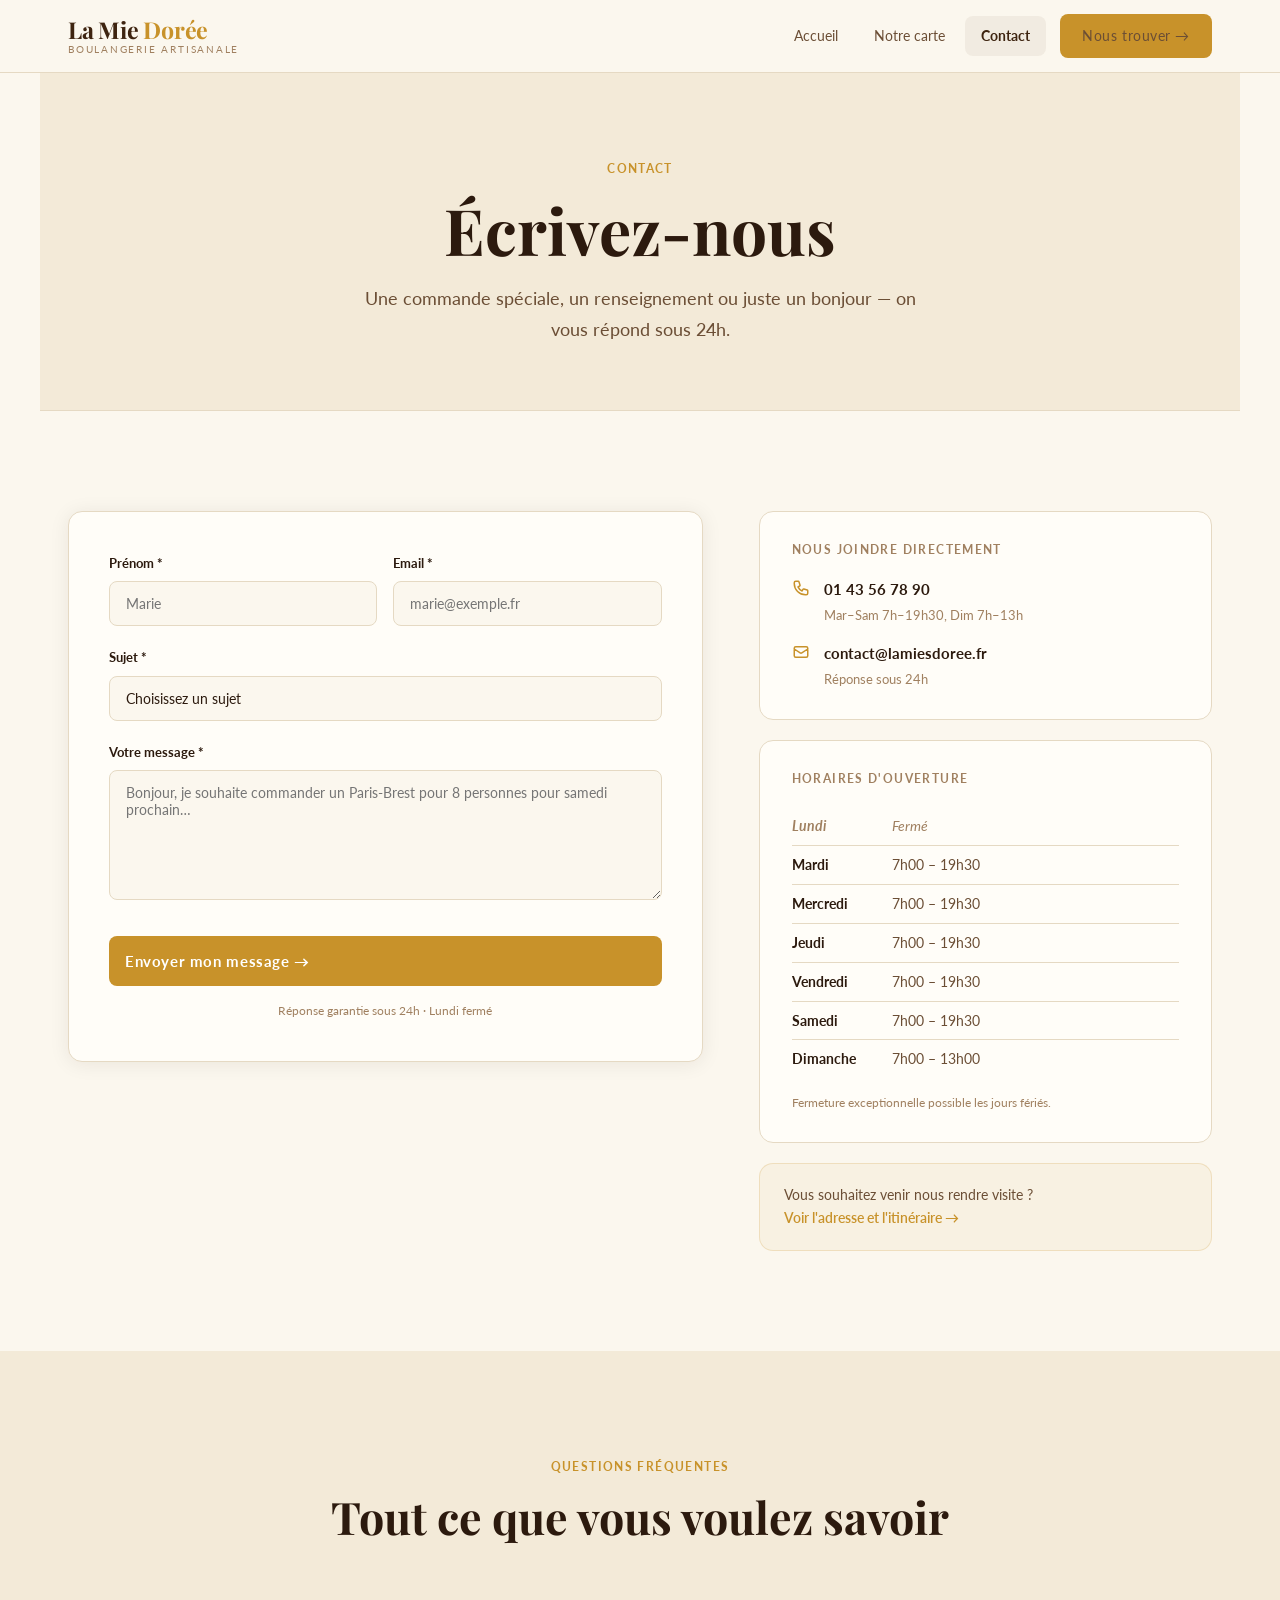
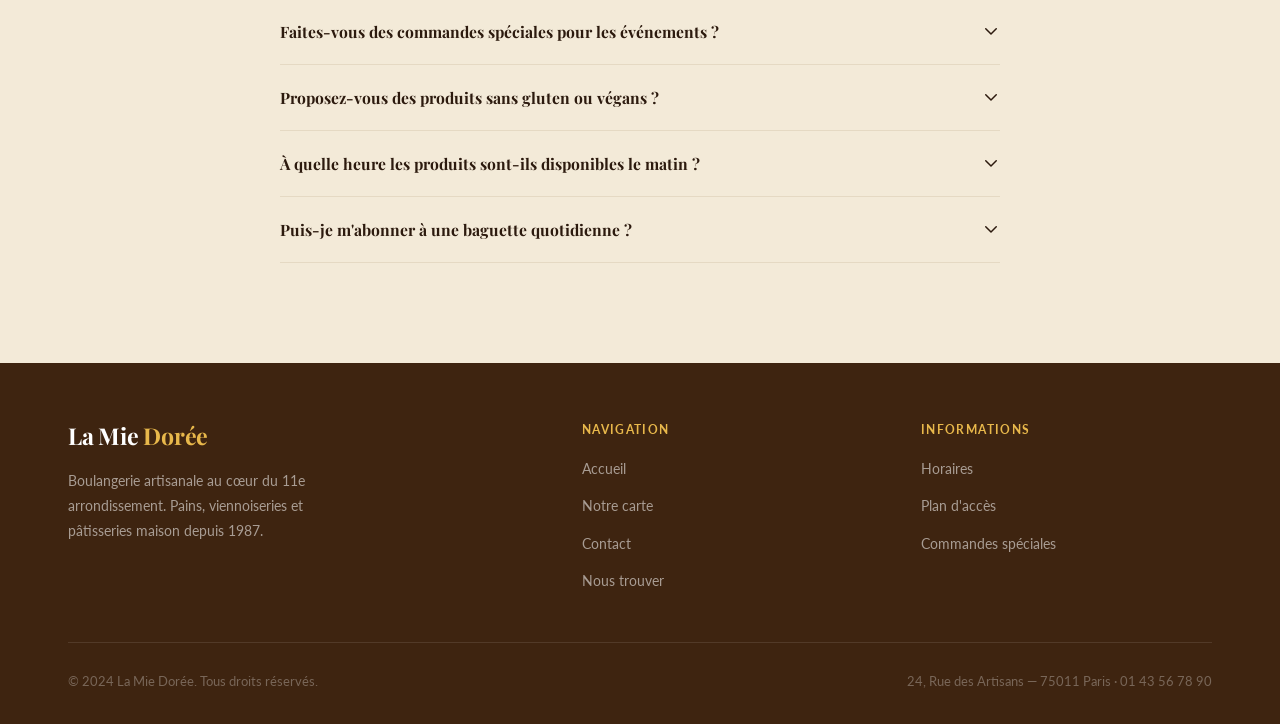
<file: contact.html>
<!DOCTYPE html>
<html lang="fr">
<head>
  <meta charset="UTF-8" />
  <meta name="viewport" content="width=device-width, initial-scale=1.0" />
  <title>Contact — La Mie Dorée</title>
  <meta name="description" content="Écrivez-nous pour une commande spéciale, un renseignement ou un bonjour. Formulaire de contact, téléphone, email et horaires de La Mie Dorée." />
  <link rel="stylesheet" href="style.css" />
  <style>
    /* ── LAYOUT ──────────────────────────────────── */
    .contact-layout {
      display: grid;
      grid-template-columns: 1.4fr 1fr;
      gap: 56px;
      align-items: start;
    }
    @media (max-width: 860px) {
      .contact-layout { grid-template-columns: 1fr; }
    }

    /* ── BLOCS INFO ──────────────────────────────── */
    .info-block {
      background: var(--cream);
      border-radius: var(--radius);
      padding: 28px 32px;
      border: 1px solid var(--border);
    }
    .info-block + .info-block { margin-top: 20px; }
    .info-block__title {
      font-family: var(--font-body);
      font-size: 0.72rem;
      font-weight: 700;
      letter-spacing: 0.12em;
      text-transform: uppercase;
      color: var(--text-3);
      margin-bottom: 18px;
    }
    .info-row {
      display: flex;
      align-items: flex-start;
      gap: 14px;
      color: var(--text-2);
      font-size: 0.92rem;
    }
    .info-row + .info-row { margin-top: 14px; }
    .info-row svg { color: var(--accent); flex-shrink: 0; margin-top: 2px; }
    .info-row a { color: var(--text); font-weight: 700; transition: var(--transition); }
    .info-row a:hover { color: var(--accent); }

    /* Horaires */
    .horaires-table {
      width: 100%;
      border-collapse: collapse;
    }
    .horaires-table td {
      padding: 7px 0;
      font-size: 0.88rem;
      border-bottom: 1px solid var(--border);
    }
    .horaires-table tr:last-child td { border-bottom: none; }
    .horaires-table td:first-child {
      color: var(--text);
      font-weight: 700;
      width: 100px;
    }
    .horaires-table td:last-child { color: var(--text-2); }
    .horaires-table .closed td { color: var(--text-3) !important; font-style: italic; }

    /* ── FORMULAIRE ──────────────────────────────── */
    .form-card {
      background: var(--cream);
      border-radius: var(--radius);
      padding: 40px;
      border: 1px solid var(--border);
      box-shadow: var(--shadow);
    }
    .form-group { margin-bottom: 20px; }
    .form-group label {
      display: block;
      font-size: 0.83rem;
      font-weight: 700;
      color: var(--text);
      margin-bottom: 7px;
    }
    .form-group input,
    .form-group select,
    .form-group textarea {
      width: 100%;
      padding: 13px 16px;
      border: 1.5px solid var(--border);
      border-radius: var(--radius-sm);
      background: var(--bg);
      font-family: var(--font-body);
      font-size: 0.9rem;
      color: var(--text);
      transition: var(--transition);
      outline: none;
      appearance: none;
    }
    .form-group input:focus,
    .form-group select:focus,
    .form-group textarea:focus {
      border-color: var(--accent);
      background: #fff;
      box-shadow: 0 0 0 3px rgba(200,146,42,0.12);
    }
    .form-group textarea {
      min-height: 130px;
      resize: vertical;
    }
    .form-row {
      display: grid;
      grid-template-columns: 1fr 1fr;
      gap: 16px;
    }
    .form-submit {
      width: 100%;
      padding: 16px;
      font-size: 0.95rem;
      margin-top: 8px;
    }
    .form-note {
      text-align: center;
      font-size: 0.78rem;
      color: var(--text-3);
      margin-top: 14px;
    }
    .form-success {
      display: none;
      text-align: center;
      padding: 32px 0;
    }
    .form-success__icon {
      width: 64px; height: 64px;
      border-radius: 50%;
      background: rgba(200,146,42,0.1);
      display: flex;
      align-items: center;
      justify-content: center;
      margin: 0 auto 20px;
    }
    .form-success h3 { margin-bottom: 10px; }

    @media (max-width: 500px) {
      .form-card { padding: 28px 22px; }
      .form-row  { grid-template-columns: 1fr; }
    }

    /* ── FAQ ─────────────────────────────────────── */
    .faq-section { background: var(--bg-alt); }
  </style>
</head>
<body>

  <!-- NAV -->
  <nav class="nav">
    <div class="container">
      <div class="nav__inner">
        <a href="index.html" class="nav__logo">
          La Mie <span>Dorée</span>
          <small>Boulangerie artisanale</small>
        </a>
        <div class="nav__links" id="navLinks">
          <a href="index.html">Accueil</a>
          <a href="menu.html">Notre carte</a>
          <a href="contact.html" class="active">Contact</a>
          <a href="nous-trouver.html" class="btn btn--primary">Nous trouver →</a>
        </div>
        <button class="nav__hamburger" id="hamburger" aria-label="Menu" aria-expanded="false">
          <span></span><span></span><span></span>
        </button>
      </div>
      <div class="nav__mobile" id="mobileMenu">
        <a href="index.html">Accueil</a>
        <a href="menu.html">Notre carte</a>
        <a href="contact.html">Contact</a>
        <a href="nous-trouver.html" class="btn btn--primary">Nous trouver →</a>
      </div>
    </div>
  </nav>

  <!-- PAGE HERO -->
  <div class="page-hero container fade-up">
    <span class="tag">Contact</span>
    <h1>Écrivez-nous</h1>
    <p>Une commande spéciale, un renseignement ou juste un bonjour — on vous répond sous 24h.</p>
  </div>

  <!-- CONTACT -->
  <section class="section">
    <div class="container">
      <div class="contact-layout">

        <!-- Formulaire -->
        <div class="form-card slide-left">
          <form id="contactForm" action="https://formspree.io/f/votre-id" method="POST">
            <div class="form-row">
              <div class="form-group">
                <label for="nom">Prénom *</label>
                <input type="text" id="nom" name="nom" placeholder="Marie" required />
              </div>
              <div class="form-group">
                <label for="email">Email *</label>
                <input type="email" id="email" name="email" placeholder="marie@exemple.fr" required />
              </div>
            </div>
            <div class="form-group">
              <label for="sujet">Sujet *</label>
              <select id="sujet" name="sujet" required>
                <option value="" disabled selected>Choisissez un sujet</option>
                <option value="commande">Commande spéciale (gâteau d'anniversaire, etc.)</option>
                <option value="renseignement">Renseignement sur nos produits</option>
                <option value="pro">Partenariat professionnel</option>
                <option value="autre">Autre</option>
              </select>
            </div>
            <div class="form-group">
              <label for="message">Votre message *</label>
              <textarea id="message" name="message" placeholder="Bonjour, je souhaite commander un Paris-Brest pour 8 personnes pour samedi prochain…" required></textarea>
            </div>
            <button type="submit" class="btn btn--primary form-submit">
              Envoyer mon message →
            </button>
            <p class="form-note">Réponse garantie sous 24h · Lundi fermé</p>
          </form>
          <div class="form-success" id="formSuccess">
            <div class="form-success__icon">
              <svg width="28" height="28" fill="none" stroke="var(--accent)" viewBox="0 0 24 24"><path stroke-linecap="round" stroke-linejoin="round" stroke-width="2" d="M5 13l4 4L19 7"/></svg>
            </div>
            <h3>Message envoyé !</h3>
            <p>Merci pour votre message. Nous vous répondrons dans les meilleurs délais.</p>
          </div>
        </div>

        <!-- Infos de contact -->
        <div class="slide-right">
          <div class="info-block">
            <div class="info-block__title">Nous joindre directement</div>
            <div class="info-row">
              <svg width="18" height="18" fill="none" stroke="currentColor" viewBox="0 0 24 24"><path stroke-linecap="round" stroke-linejoin="round" stroke-width="2" d="M3 5a2 2 0 012-2h3.28a1 1 0 01.948.684l1.498 4.493a1 1 0 01-.502 1.21l-2.257 1.13a11.042 11.042 0 005.516 5.516l1.13-2.257a1 1 0 011.21-.502l4.493 1.498a1 1 0 01.684.949V19a2 2 0 01-2 2h-1C9.716 21 3 14.284 3 6V5z"/></svg>
              <div>
                <a href="tel:0143567890">01 43 56 78 90</a><br>
                <span style="font-size:0.82rem;color:var(--text-3)">Mar–Sam 7h–19h30, Dim 7h–13h</span>
              </div>
            </div>
            <div class="info-row">
              <svg width="18" height="18" fill="none" stroke="currentColor" viewBox="0 0 24 24"><path stroke-linecap="round" stroke-linejoin="round" stroke-width="2" d="M3 8l7.89 5.26a2 2 0 002.22 0L21 8M5 19h14a2 2 0 002-2V7a2 2 0 00-2-2H5a2 2 0 00-2 2v10a2 2 0 002 2z"/></svg>
              <div>
                <a href="mailto:contact@lamiesdoree.fr">contact@lamiesdoree.fr</a><br>
                <span style="font-size:0.82rem;color:var(--text-3)">Réponse sous 24h</span>
              </div>
            </div>
          </div>

          <div class="info-block">
            <div class="info-block__title">Horaires d'ouverture</div>
            <table class="horaires-table">
              <tbody>
                <tr class="closed"><td>Lundi</td><td>Fermé</td></tr>
                <tr><td>Mardi</td><td>7h00 – 19h30</td></tr>
                <tr><td>Mercredi</td><td>7h00 – 19h30</td></tr>
                <tr><td>Jeudi</td><td>7h00 – 19h30</td></tr>
                <tr><td>Vendredi</td><td>7h00 – 19h30</td></tr>
                <tr><td>Samedi</td><td>7h00 – 19h30</td></tr>
                <tr><td>Dimanche</td><td>7h00 – 13h00</td></tr>
              </tbody>
            </table>
            <p style="font-size:0.78rem;color:var(--text-3);margin-top:14px">
              Fermeture exceptionnelle possible les jours fériés.
            </p>
          </div>

          <div style="margin-top:20px;padding:20px 24px;border-radius:var(--radius);background:rgba(200,146,42,0.06);border:1px solid rgba(200,146,42,0.2)">
            <p style="font-size:0.85rem;color:var(--text-2);line-height:1.7;margin:0">
              Vous souhaitez venir nous rendre visite ?<br>
              <a href="nous-trouver.html" style="color:var(--accent);font-weight:600">Voir l'adresse et l'itinéraire →</a>
            </p>
          </div>
        </div>

      </div>
    </div>
  </section>

  <!-- FAQ -->
  <section class="section faq-section">
    <div class="container">
      <div class="fade-up" style="text-align:center">
        <span class="tag">Questions fréquentes</span>
        <h2>Tout ce que vous voulez savoir</h2>
      </div>
      <div class="faq__list fade-up fade-up--delay-1">
        <div class="faq__item">
          <button class="faq__question">
            Faites-vous des commandes spéciales pour les événements ?
            <svg class="faq__chevron" width="18" height="18" fill="none" stroke="currentColor" viewBox="0 0 24 24"><path stroke-linecap="round" stroke-linejoin="round" stroke-width="2" d="M19 9l-7 7-7-7"/></svg>
          </button>
          <div class="faq__answer">
            <p>Oui ! Nous réalisons des pièces montées, gâteaux d'anniversaire, Paris-Brest en entier, tartes grandes tailles et plateaux de viennoiseries pour vos événements professionnels ou familiaux. Comptez 48h de délai minimum et contactez-nous pour un devis personnalisé.</p>
          </div>
        </div>
        <div class="faq__item">
          <button class="faq__question">
            Proposez-vous des produits sans gluten ou végans ?
            <svg class="faq__chevron" width="18" height="18" fill="none" stroke="currentColor" viewBox="0 0 24 24"><path stroke-linecap="round" stroke-linejoin="round" stroke-width="2" d="M19 9l-7 7-7-7"/></svg>
          </button>
          <div class="faq__answer">
            <p>Notre fournil travaille avec du gluten, du lait, des œufs et des fruits à coque. Nous ne pouvons pas garantir l'absence de traces pour les personnes sévèrement allergiques. Nous proposons cependant quelques pains au levain naturellement moins chargés en gluten — renseignez-vous auprès de notre équipe en boutique.</p>
          </div>
        </div>
        <div class="faq__item">
          <button class="faq__question">
            À quelle heure les produits sont-ils disponibles le matin ?
            <svg class="faq__chevron" width="18" height="18" fill="none" stroke="currentColor" viewBox="0 0 24 24"><path stroke-linecap="round" stroke-linejoin="round" stroke-width="2" d="M19 9l-7 7-7-7"/></svg>
          </button>
          <div class="faq__answer">
            <p>Les viennoiseries et la première fournée de pains sont disponibles dès 7h à l'ouverture. Les pâtisseries sont en vitrine à partir de 8h. Une deuxième fournée de baguettes sort généralement entre 11h30 et 12h. Nous cuisinons en continu jusqu'à épuisement des stocks.</p>
          </div>
        </div>
        <div class="faq__item">
          <button class="faq__question">
            Puis-je m'abonner à une baguette quotidienne ?
            <svg class="faq__chevron" width="18" height="18" fill="none" stroke="currentColor" viewBox="0 0 24 24"><path stroke-linecap="round" stroke-linejoin="round" stroke-width="2" d="M19 9l-7 7-7-7"/></svg>
          </button>
          <div class="faq__answer">
            <p>Absolument ! Nous proposons un abonnement hebdomadaire à la baguette tradition : payez le lundi et récupérez votre baguette chaque jour de la semaine (du mardi au samedi) à l'heure qui vous convient. Renseignez-vous directement en boutique auprès de Jean-Pierre ou de son équipe.</p>
          </div>
        </div>
      </div>
    </div>
  </section>

  <!-- FOOTER -->
  <footer class="footer">
    <div class="container">
      <div class="footer__inner">
        <div class="footer__brand">
          <a href="index.html" class="nav__logo">La Mie <span>Dorée</span></a>
          <p>Boulangerie artisanale au cœur du 11e arrondissement. Pains, viennoiseries et pâtisseries maison depuis 1987.</p>
        </div>
        <div class="footer__col">
          <h4>Navigation</h4>
          <ul>
            <li><a href="index.html">Accueil</a></li>
            <li><a href="menu.html">Notre carte</a></li>
            <li><a href="contact.html">Contact</a></li>
            <li><a href="nous-trouver.html">Nous trouver</a></li>
          </ul>
        </div>
        <div class="footer__col">
          <h4>Informations</h4>
          <ul>
            <li><a href="contact.html">Horaires</a></li>
            <li><a href="nous-trouver.html">Plan d'accès</a></li>
            <li><a href="contact.html">Commandes spéciales</a></li>
          </ul>
        </div>
      </div>
      <div class="footer__bottom">
        <span>© 2024 La Mie Dorée. Tous droits réservés.</span>
        <span>24, Rue des Artisans — 75011 Paris · 01 43 56 78 90</span>
      </div>
    </div>
  </footer>

  <script src="script.js"></script>
</body>
</html>
</file>
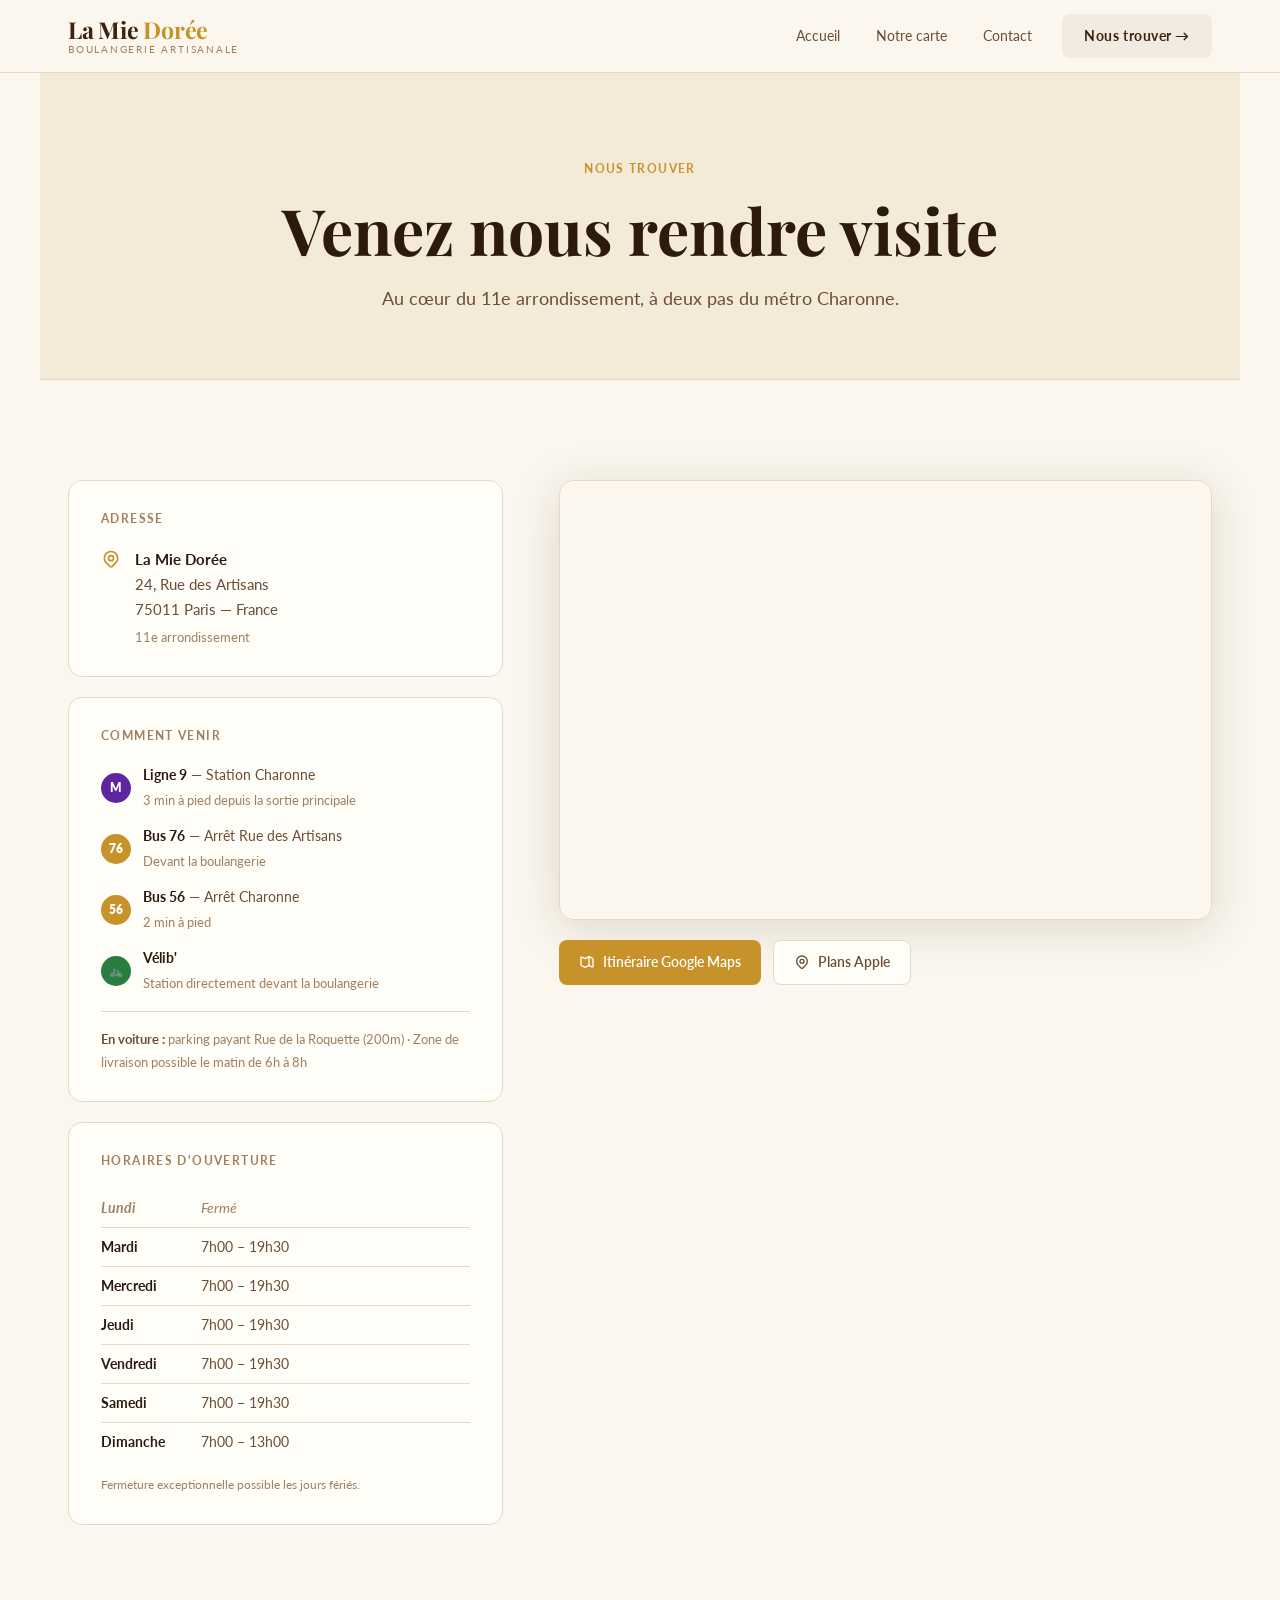
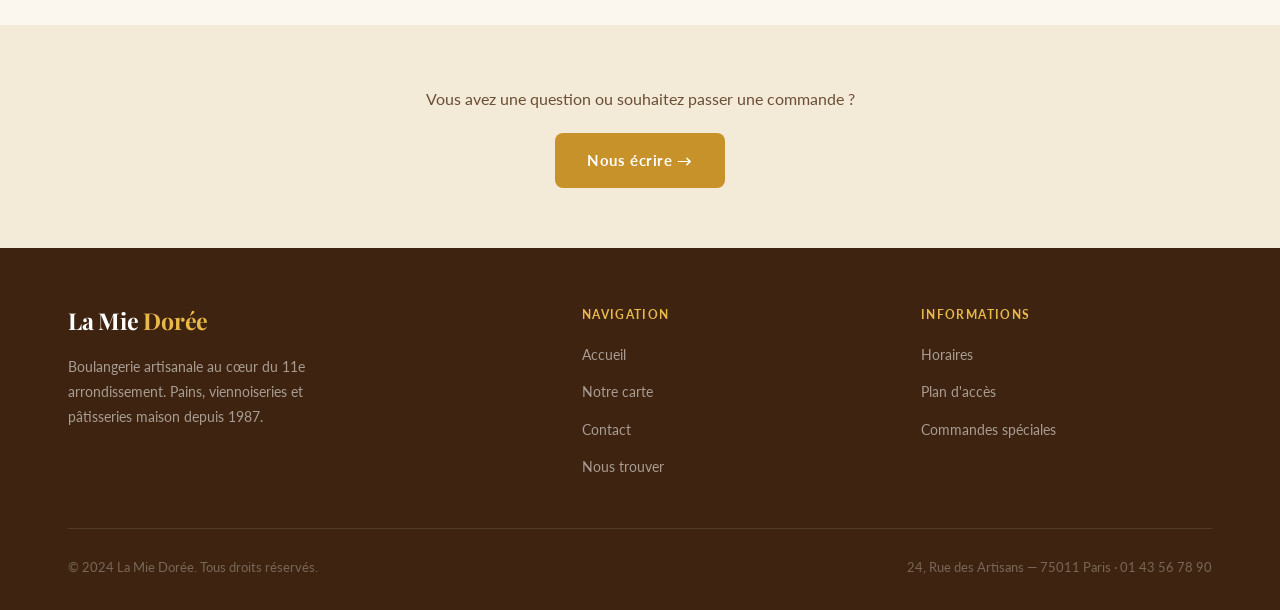
<file: nous-trouver.html>
<!DOCTYPE html>
<html lang="fr">
<head>
  <meta charset="UTF-8" />
  <meta name="viewport" content="width=device-width, initial-scale=1.0" />
  <title>Nous trouver — La Mie Dorée, 75011 Paris</title>
  <meta name="description" content="La Mie Dorée est au 24, Rue des Artisans, Paris 11e. Accès métro ligne 9 (Charonne), bus 76 et 56. Horaires et plan d'accès." />
  <link rel="stylesheet" href="style.css" />
  <style>
    /* ── LAYOUT PRINCIPAL ────────────────────────── */
    .localisation-layout {
      display: grid;
      grid-template-columns: 1fr 1.5fr;
      gap: 56px;
      align-items: start;
    }
    @media (max-width: 900px) {
      .localisation-layout { grid-template-columns: 1fr; }
    }

    /* ── BLOCS INFO ──────────────────────────────── */
    .info-block {
      background: var(--cream);
      border-radius: var(--radius);
      padding: 28px 32px;
      border: 1px solid var(--border);
    }
    .info-block + .info-block { margin-top: 20px; }
    .info-block__title {
      font-family: var(--font-body);
      font-size: 0.72rem;
      font-weight: 700;
      letter-spacing: 0.12em;
      text-transform: uppercase;
      color: var(--text-3);
      margin-bottom: 18px;
    }
    .info-row {
      display: flex;
      align-items: flex-start;
      gap: 14px;
      color: var(--text-2);
      font-size: 0.92rem;
    }
    .info-row + .info-row { margin-top: 16px; }
    .info-row svg { color: var(--accent); flex-shrink: 0; margin-top: 2px; }
    .info-row strong { color: var(--text); }

    /* Transport badges */
    .transport-list {
      display: flex;
      flex-direction: column;
      gap: 12px;
      margin-top: 4px;
    }
    .transport-item {
      display: flex;
      align-items: center;
      gap: 12px;
      font-size: 0.9rem;
      color: var(--text-2);
    }
    .transport-badge {
      display: inline-flex;
      align-items: center;
      justify-content: center;
      width: 30px;
      height: 30px;
      border-radius: 50%;
      font-size: 0.72rem;
      font-weight: 800;
      flex-shrink: 0;
    }
    .transport-badge--metro {
      background: #5f259f;
      color: #fff;
    }
    .transport-badge--bus {
      background: var(--accent);
      color: #fff;
    }
    .transport-badge--velo {
      background: #2a7c3f;
      color: #fff;
    }

    /* Horaires */
    .horaires-table {
      width: 100%;
      border-collapse: collapse;
    }
    .horaires-table td {
      padding: 7px 0;
      font-size: 0.88rem;
      border-bottom: 1px solid var(--border);
    }
    .horaires-table tr:last-child td { border-bottom: none; }
    .horaires-table td:first-child {
      color: var(--text);
      font-weight: 700;
      width: 100px;
    }
    .horaires-table td:last-child { color: var(--text-2); }
    .horaires-table .closed td { color: var(--text-3) !important; font-style: italic; }

    /* ── CARTE ───────────────────────────────────── */
    .map-wrapper {
      display: flex;
      flex-direction: column;
      gap: 20px;
    }
    .map-container {
      border-radius: var(--radius);
      overflow: hidden;
      border: 1px solid var(--border);
      box-shadow: var(--shadow-lg);
      height: 440px;
    }
    .map-container iframe {
      width: 100%;
      height: 100%;
      border: none;
      display: block;
    }
    .map-actions {
      display: flex;
      gap: 12px;
      flex-wrap: wrap;
    }
    .map-actions a {
      display: inline-flex;
      align-items: center;
      gap: 8px;
      padding: 10px 20px;
      border-radius: var(--radius-sm);
      font-size: 0.85rem;
      font-weight: 600;
      transition: var(--transition);
      text-decoration: none;
    }
    .map-actions a.btn--outline {
      border: 1.5px solid var(--border);
      color: var(--text-2);
      background: var(--cream);
    }
    .map-actions a.btn--outline:hover {
      border-color: var(--accent);
      color: var(--accent);
      background: rgba(200,146,42,0.04);
    }
    .map-actions a.btn--primary {
      background: var(--accent);
      color: #fff;
    }
    .map-actions a.btn--primary:hover {
      background: var(--brown);
    }

    @media (max-width: 900px) {
      .map-container { height: 320px; }
    }
  </style>
</head>
<body>

  <!-- NAV -->
  <nav class="nav">
    <div class="container">
      <div class="nav__inner">
        <a href="index.html" class="nav__logo">
          La Mie <span>Dorée</span>
          <small>Boulangerie artisanale</small>
        </a>
        <div class="nav__links" id="navLinks">
          <a href="index.html">Accueil</a>
          <a href="menu.html">Notre carte</a>
          <a href="contact.html">Contact</a>
          <a href="nous-trouver.html" class="btn btn--primary active">Nous trouver →</a>
        </div>
        <button class="nav__hamburger" id="hamburger" aria-label="Menu" aria-expanded="false">
          <span></span><span></span><span></span>
        </button>
      </div>
      <div class="nav__mobile" id="mobileMenu">
        <a href="index.html">Accueil</a>
        <a href="menu.html">Notre carte</a>
        <a href="contact.html">Contact</a>
        <a href="nous-trouver.html" class="btn btn--primary">Nous trouver →</a>
      </div>
    </div>
  </nav>

  <!-- PAGE HERO -->
  <div class="page-hero container fade-up">
    <span class="tag">Nous trouver</span>
    <h1>Venez nous rendre visite</h1>
    <p>Au cœur du 11e arrondissement, à deux pas du métro Charonne.</p>
  </div>

  <!-- LOCALISATION -->
  <section class="section">
    <div class="container">
      <div class="localisation-layout">

        <!-- Colonne infos -->
        <div class="slide-left">

          <!-- Adresse -->
          <div class="info-block">
            <div class="info-block__title">Adresse</div>
            <div class="info-row">
              <svg width="20" height="20" fill="none" stroke="currentColor" viewBox="0 0 24 24"><path stroke-linecap="round" stroke-linejoin="round" stroke-width="2" d="M17.657 16.657L13.414 20.9a1.998 1.998 0 01-2.827 0l-4.244-4.243a8 8 0 1111.314 0z"/><path stroke-linecap="round" stroke-linejoin="round" stroke-width="2" d="M15 11a3 3 0 11-6 0 3 3 0 016 0z"/></svg>
              <div>
                <strong>La Mie Dorée</strong><br>
                24, Rue des Artisans<br>
                75011 Paris — France<br>
                <span style="font-size:0.82rem;color:var(--text-3);margin-top:4px;display:block">11e arrondissement</span>
              </div>
            </div>
          </div>

          <!-- Transports -->
          <div class="info-block">
            <div class="info-block__title">Comment venir</div>
            <div class="transport-list">
              <div class="transport-item">
                <span class="transport-badge transport-badge--metro">M</span>
                <div>
                  <strong style="color:var(--text)">Ligne 9</strong> — Station Charonne<br>
                  <span style="font-size:0.82rem;color:var(--text-3)">3 min à pied depuis la sortie principale</span>
                </div>
              </div>
              <div class="transport-item">
                <span class="transport-badge transport-badge--bus">76</span>
                <div>
                  <strong style="color:var(--text)">Bus 76</strong> — Arrêt Rue des Artisans<br>
                  <span style="font-size:0.82rem;color:var(--text-3)">Devant la boulangerie</span>
                </div>
              </div>
              <div class="transport-item">
                <span class="transport-badge transport-badge--bus">56</span>
                <div>
                  <strong style="color:var(--text)">Bus 56</strong> — Arrêt Charonne<br>
                  <span style="font-size:0.82rem;color:var(--text-3)">2 min à pied</span>
                </div>
              </div>
              <div class="transport-item">
                <span class="transport-badge transport-badge--velo">🚲</span>
                <div>
                  <strong style="color:var(--text)">Vélib'</strong><br>
                  <span style="font-size:0.82rem;color:var(--text-3)">Station directement devant la boulangerie</span>
                </div>
              </div>
            </div>
            <div style="margin-top:16px;padding-top:16px;border-top:1px solid var(--border);font-size:0.83rem;color:var(--text-3)">
              <strong style="color:var(--text-2)">En voiture :</strong> parking payant Rue de la Roquette (200m) · Zone de livraison possible le matin de 6h à 8h
            </div>
          </div>

          <!-- Horaires -->
          <div class="info-block">
            <div class="info-block__title">Horaires d'ouverture</div>
            <table class="horaires-table">
              <tbody>
                <tr class="closed"><td>Lundi</td><td>Fermé</td></tr>
                <tr><td>Mardi</td><td>7h00 – 19h30</td></tr>
                <tr><td>Mercredi</td><td>7h00 – 19h30</td></tr>
                <tr><td>Jeudi</td><td>7h00 – 19h30</td></tr>
                <tr><td>Vendredi</td><td>7h00 – 19h30</td></tr>
                <tr><td>Samedi</td><td>7h00 – 19h30</td></tr>
                <tr><td>Dimanche</td><td>7h00 – 13h00</td></tr>
              </tbody>
            </table>
            <p style="font-size:0.78rem;color:var(--text-3);margin-top:14px">
              Fermeture exceptionnelle possible les jours fériés.
            </p>
          </div>

        </div>

        <!-- Carte -->
        <div class="map-wrapper slide-right">
          <div class="map-container">
            <iframe
              src="https://www.google.com/maps/embed?pb=!1m18!1m12!1m3!1d2625.152!2d2.3872!3d48.8534!2m3!1f0!2f0!3f0!3m2!1i1024!2i768!4f13.1!3m3!1m2!1s0x47e66dfb6b7c67ad%3A0x63c0db05c14d5da4!2sRue%20des%20Artisans%2C%2075011%20Paris!5e0!3m2!1sfr!2sfr!4v1710000000000!5m2!1sfr!2sfr"
              allowfullscreen=""
              loading="lazy"
              referrerpolicy="no-referrer-when-downgrade"
              title="La Mie Dorée — 24 Rue des Artisans, 75011 Paris"
            ></iframe>
          </div>
          <div class="map-actions">
            <a href="https://maps.google.com/?q=Rue+des+Artisans+75011+Paris" target="_blank" rel="noopener" class="btn--primary">
              <svg width="16" height="16" fill="none" stroke="currentColor" viewBox="0 0 24 24"><path stroke-linecap="round" stroke-linejoin="round" stroke-width="2" d="M9 20l-5.447-2.724A1 1 0 013 16.382V5.618a1 1 0 011.447-.894L9 7m0 13l6-3m-6-10l6-3m0 0l5.447 2.724A1 1 0 0121 7.618v10.764a1 1 0 01-1.447.894L15 17m0-13v13"/></svg>
              Itinéraire Google Maps
            </a>
            <a href="https://maps.apple.com/?q=Rue+des+Artisans+75011+Paris" target="_blank" rel="noopener" class="btn--outline">
              <svg width="16" height="16" fill="none" stroke="currentColor" viewBox="0 0 24 24"><path stroke-linecap="round" stroke-linejoin="round" stroke-width="2" d="M17.657 16.657L13.414 20.9a1.998 1.998 0 01-2.827 0l-4.244-4.243a8 8 0 1111.314 0z"/><path stroke-linecap="round" stroke-linejoin="round" stroke-width="2" d="M15 11a3 3 0 11-6 0 3 3 0 016 0z"/></svg>
              Plans Apple
            </a>
          </div>
        </div>

      </div>
    </div>
  </section>

  <!-- CTA vers contact -->
  <section class="section" style="background:var(--bg-alt);padding-top:60px;padding-bottom:60px">
    <div class="container" style="text-align:center">
      <div class="fade-up">
        <p style="color:var(--text-2);font-size:1rem;margin-bottom:20px">Vous avez une question ou souhaitez passer une commande ?</p>
        <a href="contact.html" class="btn btn--primary">Nous écrire →</a>
      </div>
    </div>
  </section>

  <!-- FOOTER -->
  <footer class="footer">
    <div class="container">
      <div class="footer__inner">
        <div class="footer__brand">
          <a href="index.html" class="nav__logo">La Mie <span>Dorée</span></a>
          <p>Boulangerie artisanale au cœur du 11e arrondissement. Pains, viennoiseries et pâtisseries maison depuis 1987.</p>
        </div>
        <div class="footer__col">
          <h4>Navigation</h4>
          <ul>
            <li><a href="index.html">Accueil</a></li>
            <li><a href="menu.html">Notre carte</a></li>
            <li><a href="contact.html">Contact</a></li>
            <li><a href="nous-trouver.html">Nous trouver</a></li>
          </ul>
        </div>
        <div class="footer__col">
          <h4>Informations</h4>
          <ul>
            <li><a href="contact.html">Horaires</a></li>
            <li><a href="nous-trouver.html">Plan d'accès</a></li>
            <li><a href="contact.html">Commandes spéciales</a></li>
          </ul>
        </div>
      </div>
      <div class="footer__bottom">
        <span>© 2024 La Mie Dorée. Tous droits réservés.</span>
        <span>24, Rue des Artisans — 75011 Paris · 01 43 56 78 90</span>
      </div>
    </div>
  </footer>

  <script src="script.js"></script>
</body>
</html>
</file>
<file: style.css>
/* =========================================
   LA MIE DORÉE — Feuille de style commune
   ========================================= */

@import url('https://fonts.googleapis.com/css2?family=Playfair+Display:ital,wght@0,400;0,600;0,700;1,400&family=Lato:wght@300;400;700&display=swap');

/* --- Variables --- */
:root {
  --bg:        #FBF7EE;
  --bg-alt:    #F3EAD8;
  --bg-dark:   #2C1A0E;
  --cream:     #FFFDF8;
  --accent:    #C8922A;
  --accent-dk: #A87520;
  --gold:      #E8B84B;
  --brown:     #5C3A1E;
  --brown-dk:  #3E2410;
  --text:      #2C1A0E;
  --text-2:    #6B4E35;
  --text-3:    #A08060;
  --border:    #E5D9C3;
  --shadow:    0 2px 20px rgba(44,26,14,0.08);
  --shadow-lg: 0 8px 48px rgba(44,26,14,0.14);
  --radius:    14px;
  --radius-sm: 8px;
  --font-title: 'Playfair Display', Georgia, serif;
  --font-body:  'Lato', system-ui, sans-serif;
  --max-w:     1200px;
  --transition: 0.24s ease;
}

/* --- Reset --- */
*, *::before, *::after { box-sizing: border-box; margin: 0; padding: 0; }
html { scroll-behavior: smooth; }
body {
  font-family: var(--font-body);
  background: var(--bg);
  color: var(--text);
  line-height: 1.7;
  -webkit-font-smoothing: antialiased;
}
img { max-width: 100%; display: block; }
a { color: inherit; text-decoration: none; }
ul { list-style: none; }
button { cursor: pointer; font-family: var(--font-body); }

/* --- Utilitaires --- */
.container {
  max-width: var(--max-w);
  margin: 0 auto;
  padding: 0 28px;
}
.section      { padding: 100px 0; }
.section--sm  { padding: 68px 0; }
.section--alt { background: var(--bg-alt); }
.section--dark {
  background: var(--bg-dark);
  color: #fff;
}
.section--cream { background: var(--cream); }

.tag {
  display: inline-block;
  font-size: 0.72rem;
  font-weight: 700;
  letter-spacing: 0.12em;
  text-transform: uppercase;
  color: var(--accent);
  margin-bottom: 14px;
}
.section--dark .tag { color: var(--gold); }

/* --- Typographie --- */
h1, h2, h3, h4 {
  font-family: var(--font-title);
  line-height: 1.15;
  color: var(--text);
}
h1 { font-size: clamp(2.6rem, 5.5vw, 4rem); font-weight: 700; }
h2 { font-size: clamp(1.9rem, 3.5vw, 2.8rem); font-weight: 700; }
h3 { font-size: 1.3rem; font-weight: 600; }
p  { color: var(--text-2); line-height: 1.75; }

.section--dark h1,
.section--dark h2,
.section--dark h3,
.section--dark h4 { color: #fff; }
.section--dark p   { color: rgba(255,255,255,0.65); }

/* --- Séparateur doré --- */
.divider {
  display: flex;
  align-items: center;
  gap: 16px;
  margin: 20px 0;
}
.divider::before,
.divider::after {
  content: '';
  flex: 1;
  height: 1px;
  background: var(--gold);
  opacity: 0.4;
}
.divider span {
  color: var(--gold);
  font-size: 1.1rem;
}

/* --- Boutons --- */
.btn {
  display: inline-flex;
  align-items: center;
  gap: 8px;
  padding: 15px 32px;
  border-radius: var(--radius-sm);
  font-size: 0.92rem;
  font-weight: 700;
  letter-spacing: 0.04em;
  border: none;
  transition: var(--transition);
  white-space: nowrap;
}
.btn--primary {
  background: var(--accent);
  color: #fff;
}
.btn--primary:hover {
  background: var(--accent-dk);
  transform: translateY(-2px);
  box-shadow: 0 8px 24px rgba(200,146,42,0.35);
}
.btn--ghost {
  background: transparent;
  color: var(--text);
  border: 1.5px solid var(--border);
}
.btn--ghost:hover {
  border-color: var(--accent);
  color: var(--accent);
}
.btn--ghost-light {
  background: transparent;
  color: rgba(255,255,255,0.85);
  border: 1.5px solid rgba(255,255,255,0.25);
}
.btn--ghost-light:hover {
  border-color: var(--gold);
  color: var(--gold);
}

/* =============================================
   NAVIGATION
   ============================================= */
.nav {
  position: sticky;
  top: 0;
  z-index: 100;
  background: rgba(251,247,238,0.96);
  backdrop-filter: blur(14px);
  border-bottom: 1px solid var(--border);
}
.nav__inner {
  display: flex;
  align-items: center;
  justify-content: space-between;
  height: 72px;
}
.nav__logo {
  font-family: var(--font-title);
  font-size: 1.45rem;
  font-weight: 700;
  color: var(--brown-dk);
  letter-spacing: -0.01em;
  line-height: 1.1;
}
.nav__logo span { color: var(--accent); }
.nav__logo small {
  display: block;
  font-family: var(--font-body);
  font-size: 0.62rem;
  font-weight: 400;
  letter-spacing: 0.18em;
  text-transform: uppercase;
  color: var(--text-3);
  margin-top: 1px;
}

.nav__links {
  display: flex;
  align-items: center;
  gap: 4px;
}
.nav__links a {
  padding: 8px 16px;
  border-radius: var(--radius-sm);
  font-size: 0.9rem;
  font-weight: 400;
  color: var(--text-2);
  transition: var(--transition);
}
.nav__links a:hover,
.nav__links a.active {
  color: var(--brown-dk);
  background: rgba(92,58,30,0.06);
}
.nav__links a.active {
  font-weight: 700;
}
.nav__links .btn--primary {
  padding: 10px 22px;
  font-size: 0.86rem;
  margin-left: 10px;
}

/* Hamburger */
.nav__hamburger {
  display: none;
  flex-direction: column;
  justify-content: center;
  gap: 5px;
  width: 36px;
  height: 36px;
  background: none;
  border: none;
  padding: 4px;
}
.nav__hamburger span {
  display: block;
  height: 2px;
  background: var(--brown-dk);
  border-radius: 2px;
  transition: var(--transition);
}
.nav__hamburger.open span:nth-child(1) { transform: translateY(7px) rotate(45deg); }
.nav__hamburger.open span:nth-child(2) { opacity: 0; }
.nav__hamburger.open span:nth-child(3) { transform: translateY(-7px) rotate(-45deg); }

/* Mobile menu */
.nav__mobile {
  display: none;
  flex-direction: column;
  gap: 4px;
  padding: 16px 24px 28px;
  border-top: 1px solid var(--border);
  background: var(--cream);
}
.nav__mobile a {
  padding: 13px 16px;
  border-radius: var(--radius-sm);
  font-weight: 400;
  color: var(--text-2);
  font-size: 1rem;
  transition: var(--transition);
}
.nav__mobile a:hover { background: rgba(92,58,30,0.05); color: var(--text); }
.nav__mobile .btn--primary {
  text-align: center;
  justify-content: center;
  margin-top: 8px;
}
.nav__mobile.open { display: flex; }

/* =============================================
   PAGE HERO (pages internes)
   ============================================= */
.page-hero {
  padding: 80px 0 64px;
  text-align: center;
  background: var(--bg-alt);
  border-bottom: 1px solid var(--border);
}
.page-hero p {
  max-width: 560px;
  margin: 18px auto 0;
  font-size: 1.1rem;
}

/* =============================================
   FOOTER
   ============================================= */
.footer {
  background: var(--brown-dk);
  color: rgba(255,255,255,0.8);
  padding: 60px 0 32px;
}
.footer__inner {
  display: grid;
  grid-template-columns: 1.6fr 1fr 1fr;
  gap: 48px;
  padding-bottom: 48px;
  border-bottom: 1px solid rgba(255,255,255,0.1);
}
.footer__brand .nav__logo { color: #fff; }
.footer__brand .nav__logo span { color: var(--gold); }
.footer__brand p {
  color: rgba(255,255,255,0.55);
  font-size: 0.9rem;
  margin-top: 16px;
  max-width: 280px;
  line-height: 1.75;
}
.footer__col h4 {
  font-family: var(--font-body);
  font-size: 0.72rem;
  font-weight: 700;
  letter-spacing: 0.12em;
  text-transform: uppercase;
  color: var(--gold);
  margin-bottom: 18px;
}
.footer__col ul li + li { margin-top: 10px; }
.footer__col ul a {
  font-size: 0.9rem;
  color: rgba(255,255,255,0.55);
  transition: var(--transition);
}
.footer__col ul a:hover { color: var(--gold); }
.footer__bottom {
  display: flex;
  align-items: center;
  justify-content: space-between;
  padding-top: 28px;
  font-size: 0.8rem;
  color: rgba(255,255,255,0.3);
}

/* =============================================
   ANIMATIONS SCROLL
   ============================================= */
.fade-up {
  opacity: 0;
  transform: translateY(32px);
  transition: opacity 0.65s cubic-bezier(0.22, 1, 0.36, 1),
              transform 0.65s cubic-bezier(0.22, 1, 0.36, 1);
}
.fade-up.visible { opacity: 1; transform: translateY(0); }
.fade-up--delay-1 { transition-delay: 0.1s; }
.fade-up--delay-2 { transition-delay: 0.2s; }
.fade-up--delay-3 { transition-delay: 0.3s; }
.fade-up--delay-4 { transition-delay: 0.4s; }

.slide-left {
  opacity: 0;
  transform: translateX(-48px);
  transition: opacity 0.7s cubic-bezier(0.22, 1, 0.36, 1),
              transform 0.7s cubic-bezier(0.22, 1, 0.36, 1);
}
.slide-right {
  opacity: 0;
  transform: translateX(48px);
  transition: opacity 0.7s cubic-bezier(0.22, 1, 0.36, 1),
              transform 0.7s cubic-bezier(0.22, 1, 0.36, 1);
  transition-delay: 0.15s;
}
.slide-left.visible,
.slide-right.visible { opacity: 1; transform: translateX(0); }

/* =============================================
   CARDS GÉNÉRIQUES
   ============================================= */
.card {
  background: var(--cream);
  border-radius: var(--radius);
  padding: 36px;
  border: 1px solid var(--border);
  transition: box-shadow var(--transition), transform var(--transition);
}
.card:hover {
  box-shadow: var(--shadow-lg);
  transform: translateY(-4px);
}

/* =============================================
   FAQ ACCORDÉON
   ============================================= */
.faq__list {
  max-width: 720px;
  margin: 56px auto 0;
}
.faq__item {
  border-bottom: 1px solid var(--border);
}
.faq__question {
  display: flex;
  align-items: center;
  justify-content: space-between;
  gap: 16px;
  padding: 22px 0;
  cursor: pointer;
  font-weight: 700;
  font-size: 0.98rem;
  color: var(--text);
  background: none;
  border: none;
  width: 100%;
  text-align: left;
  transition: color var(--transition);
  font-family: var(--font-title);
}
.faq__question:hover { color: var(--accent); }
.faq__chevron { flex-shrink: 0; transition: transform 0.28s ease; }
.faq__item.open .faq__chevron { transform: rotate(180deg); }
.faq__answer {
  overflow: hidden;
  max-height: 0;
  transition: max-height 0.38s ease;
}
.faq__item.open .faq__answer { max-height: 300px; }
.faq__answer p {
  padding-bottom: 22px;
  font-size: 0.92rem;
  line-height: 1.8;
}

/* =============================================
   RESPONSIVE
   ============================================= */
@media (max-width: 960px) {
  .footer__inner { grid-template-columns: 1fr 1fr; }
  .footer__brand { grid-column: 1 / -1; }
}

@media (max-width: 640px) {
  .section { padding: 72px 0; }
  .nav__links { display: none; }
  .nav__hamburger { display: flex; }
  .footer__inner {
    grid-template-columns: 1fr;
    gap: 36px;
  }
  .footer__bottom {
    flex-direction: column;
    gap: 8px;
    text-align: center;
  }
}
</file>
